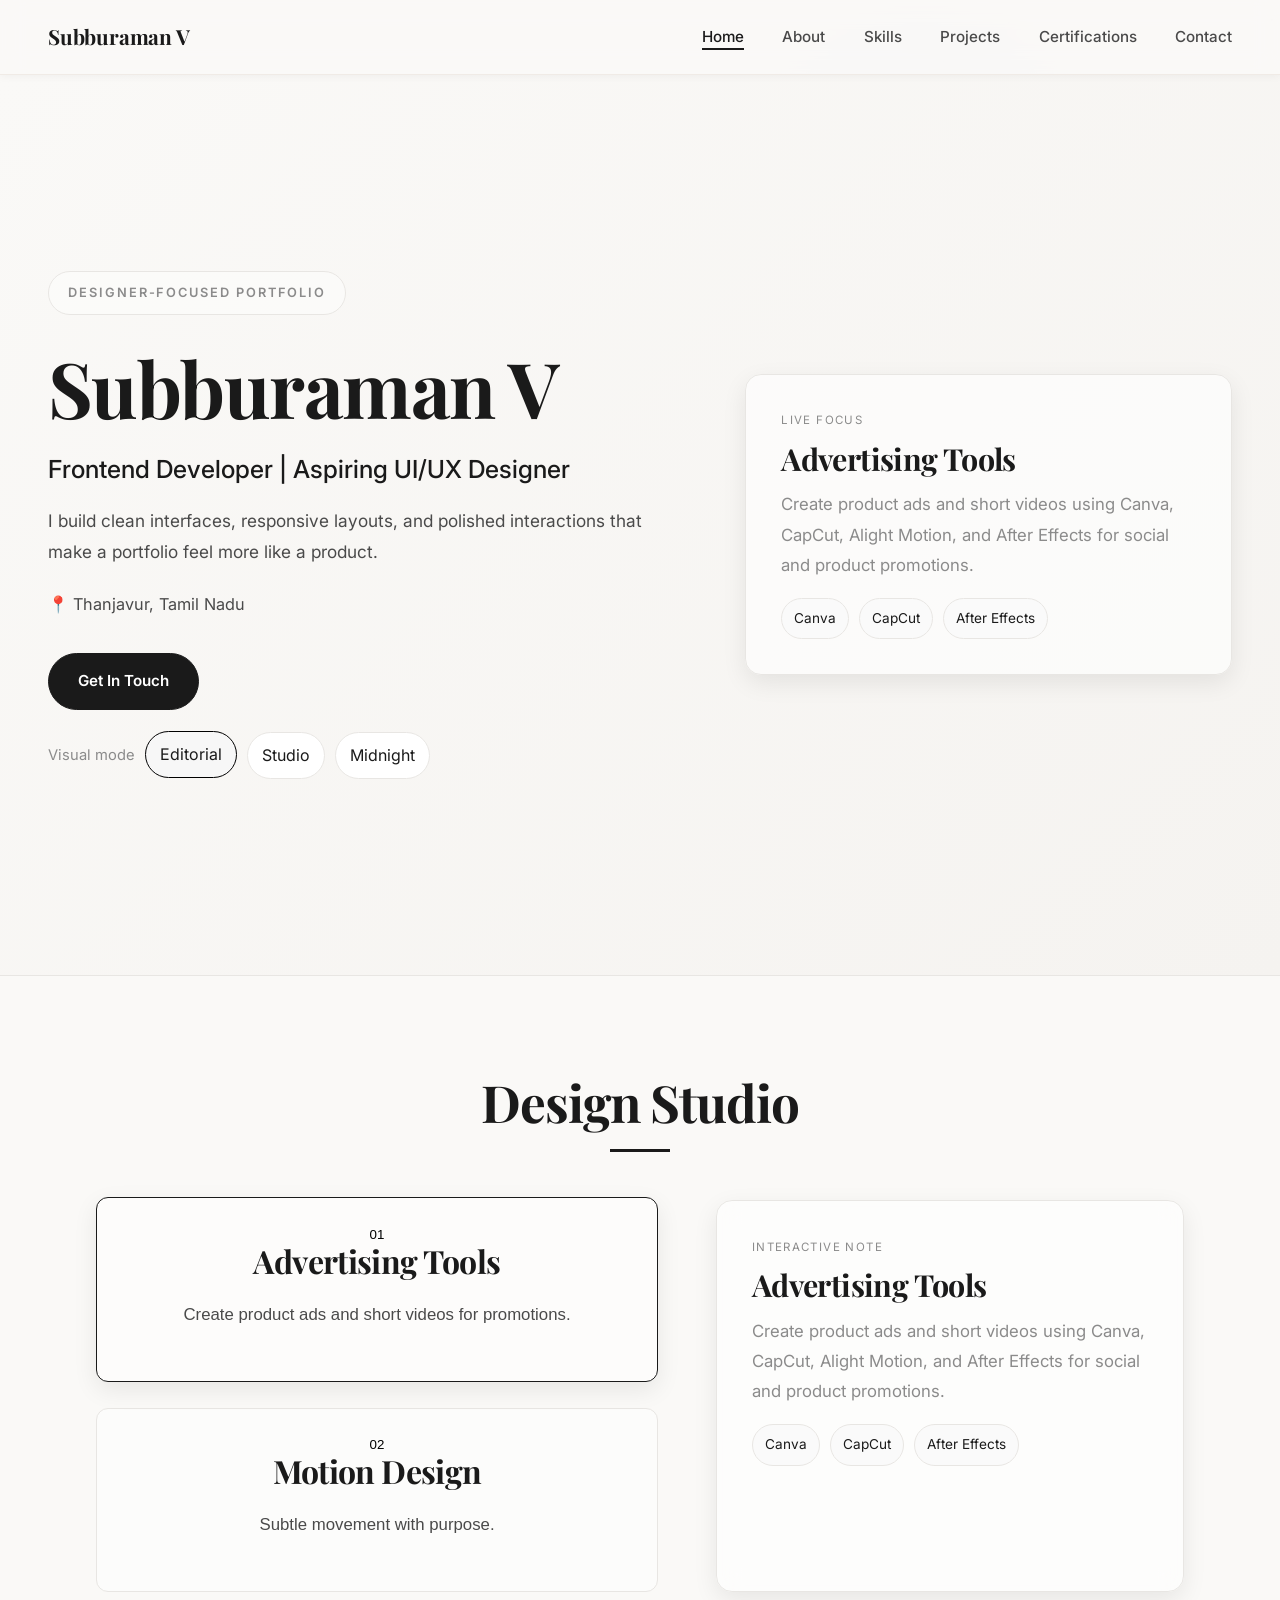
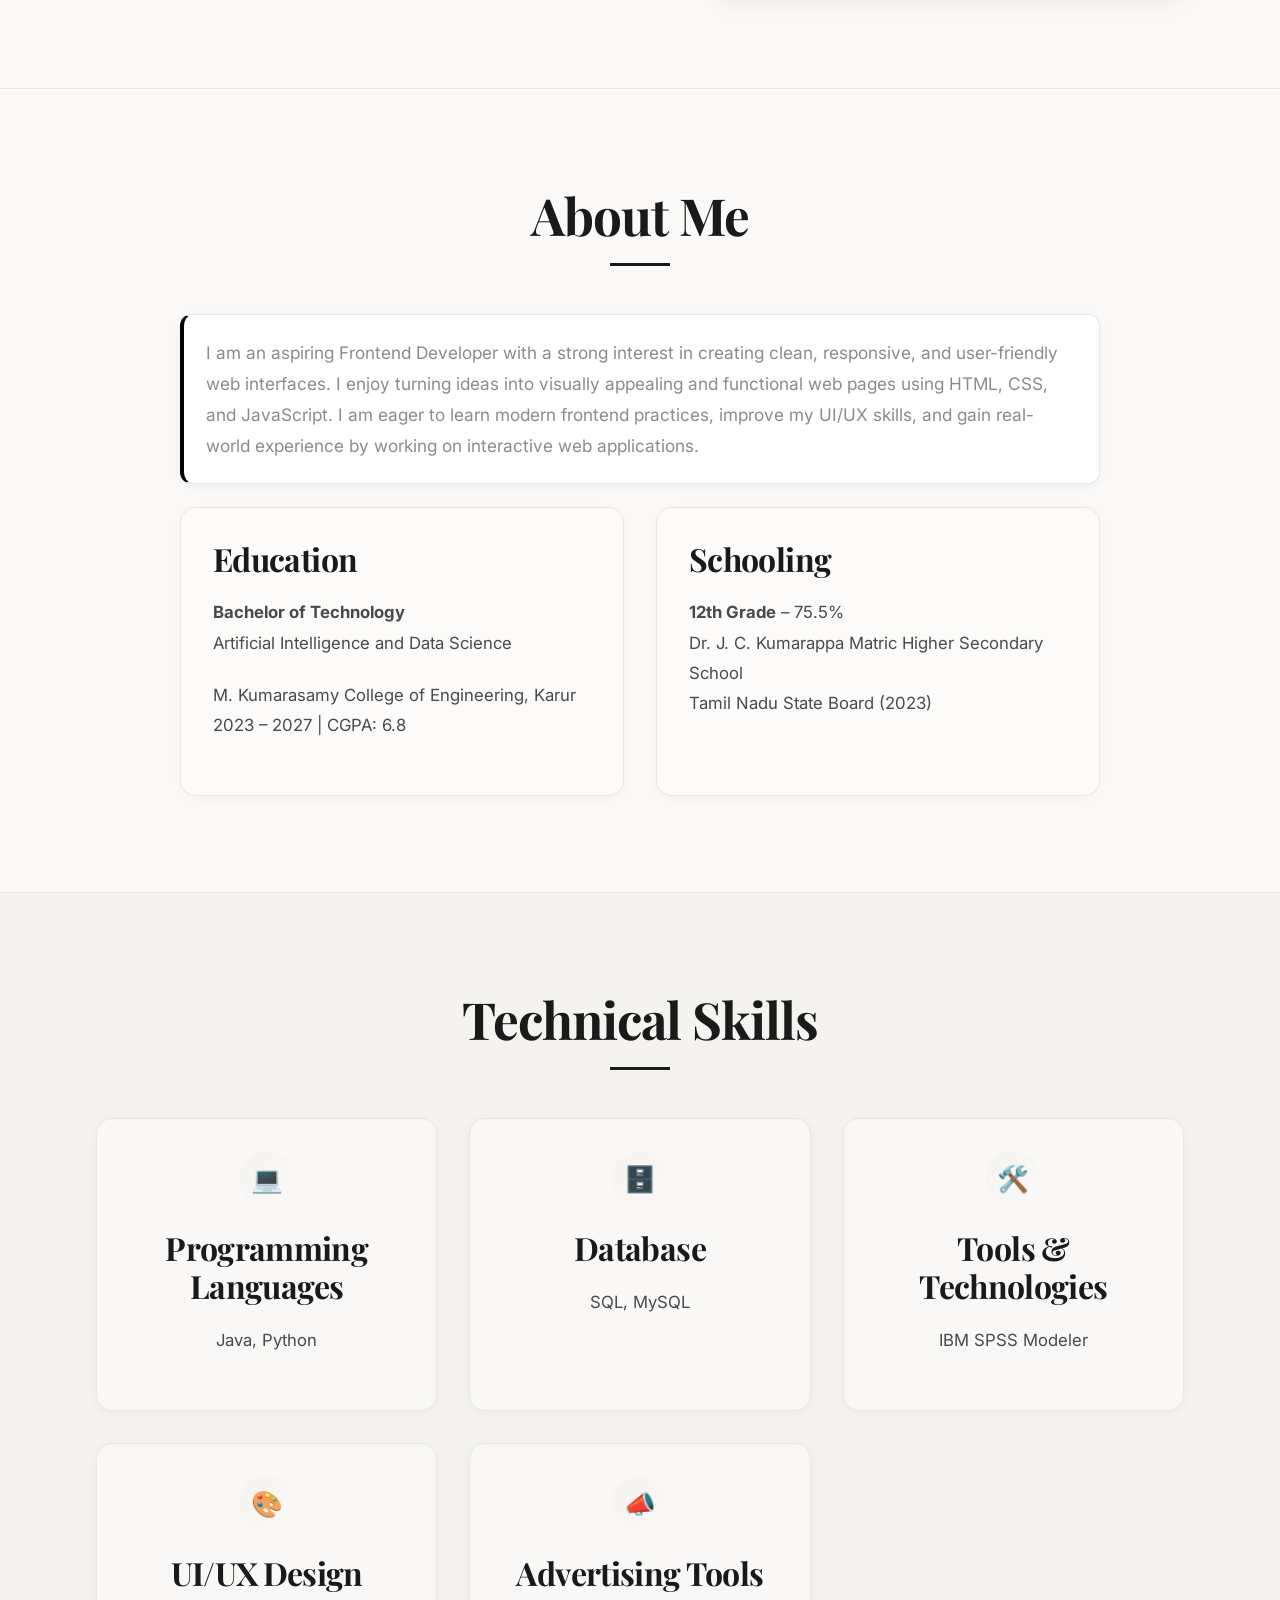
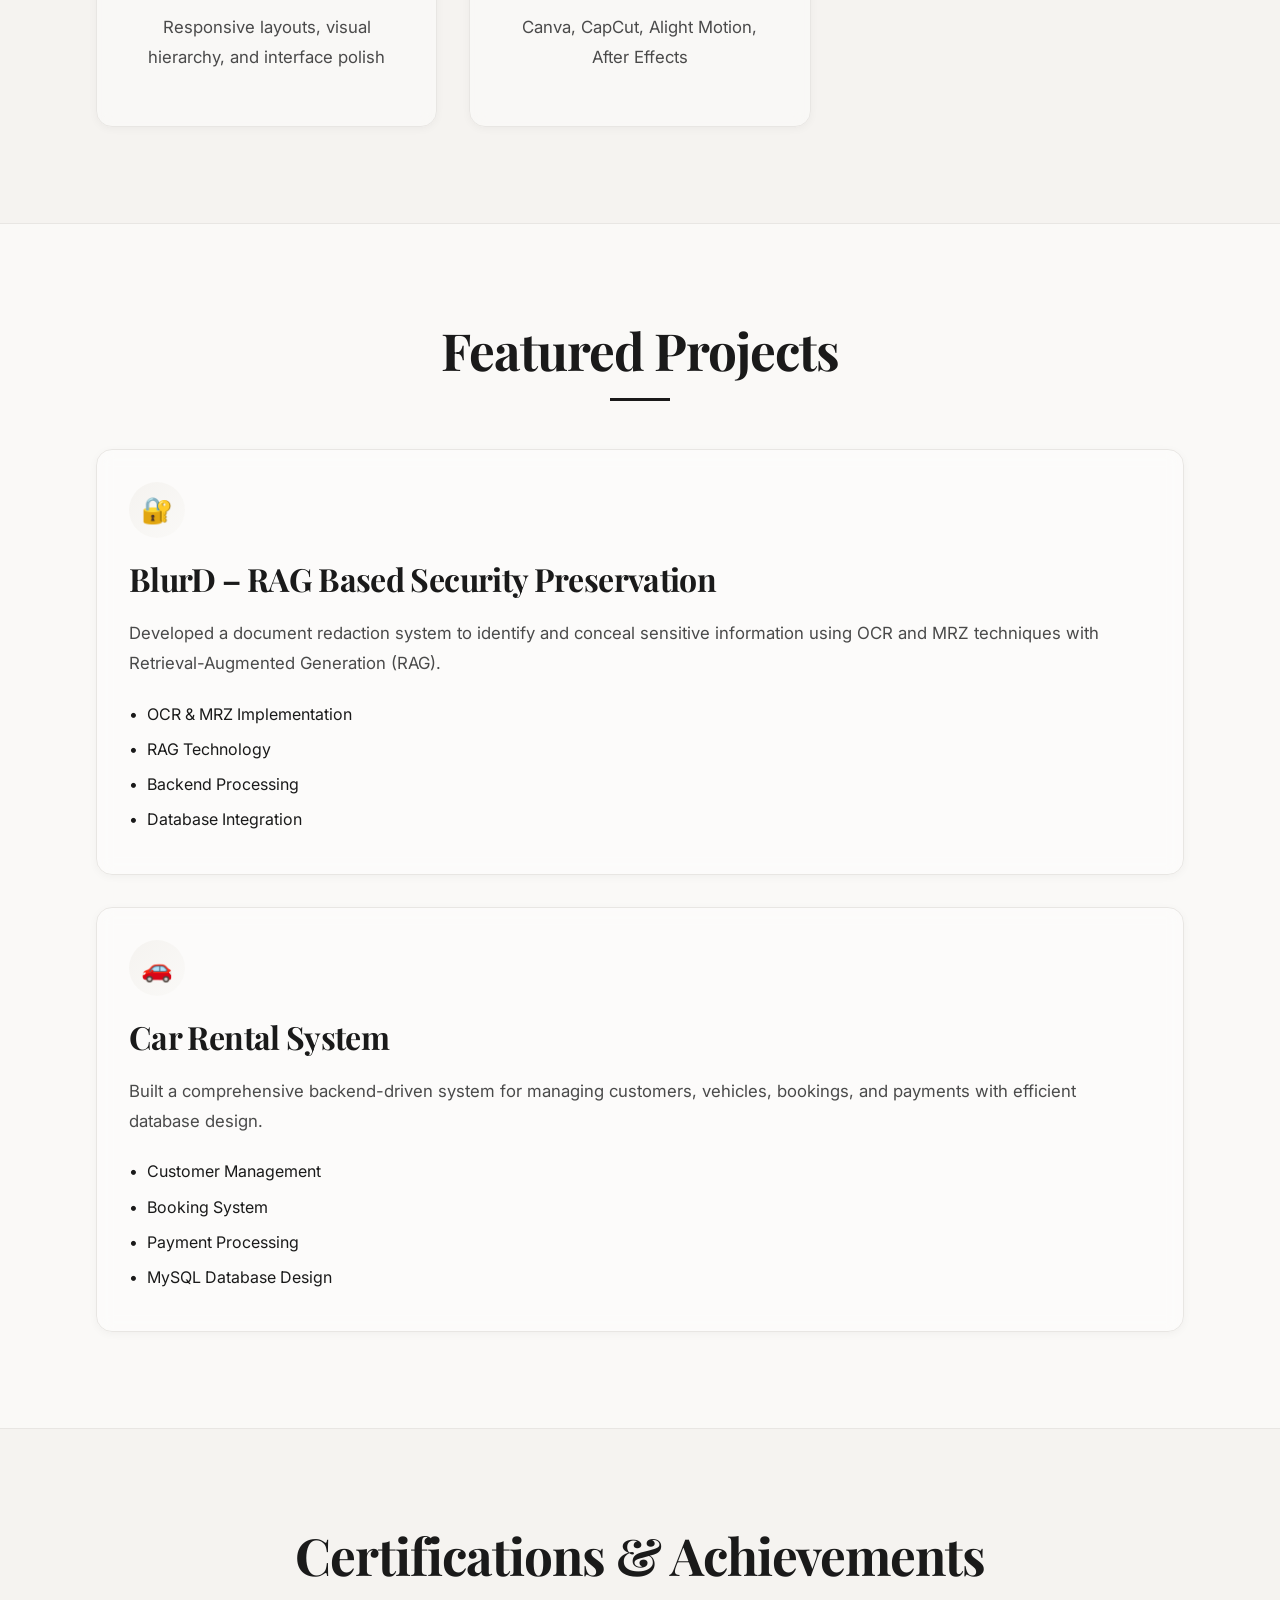
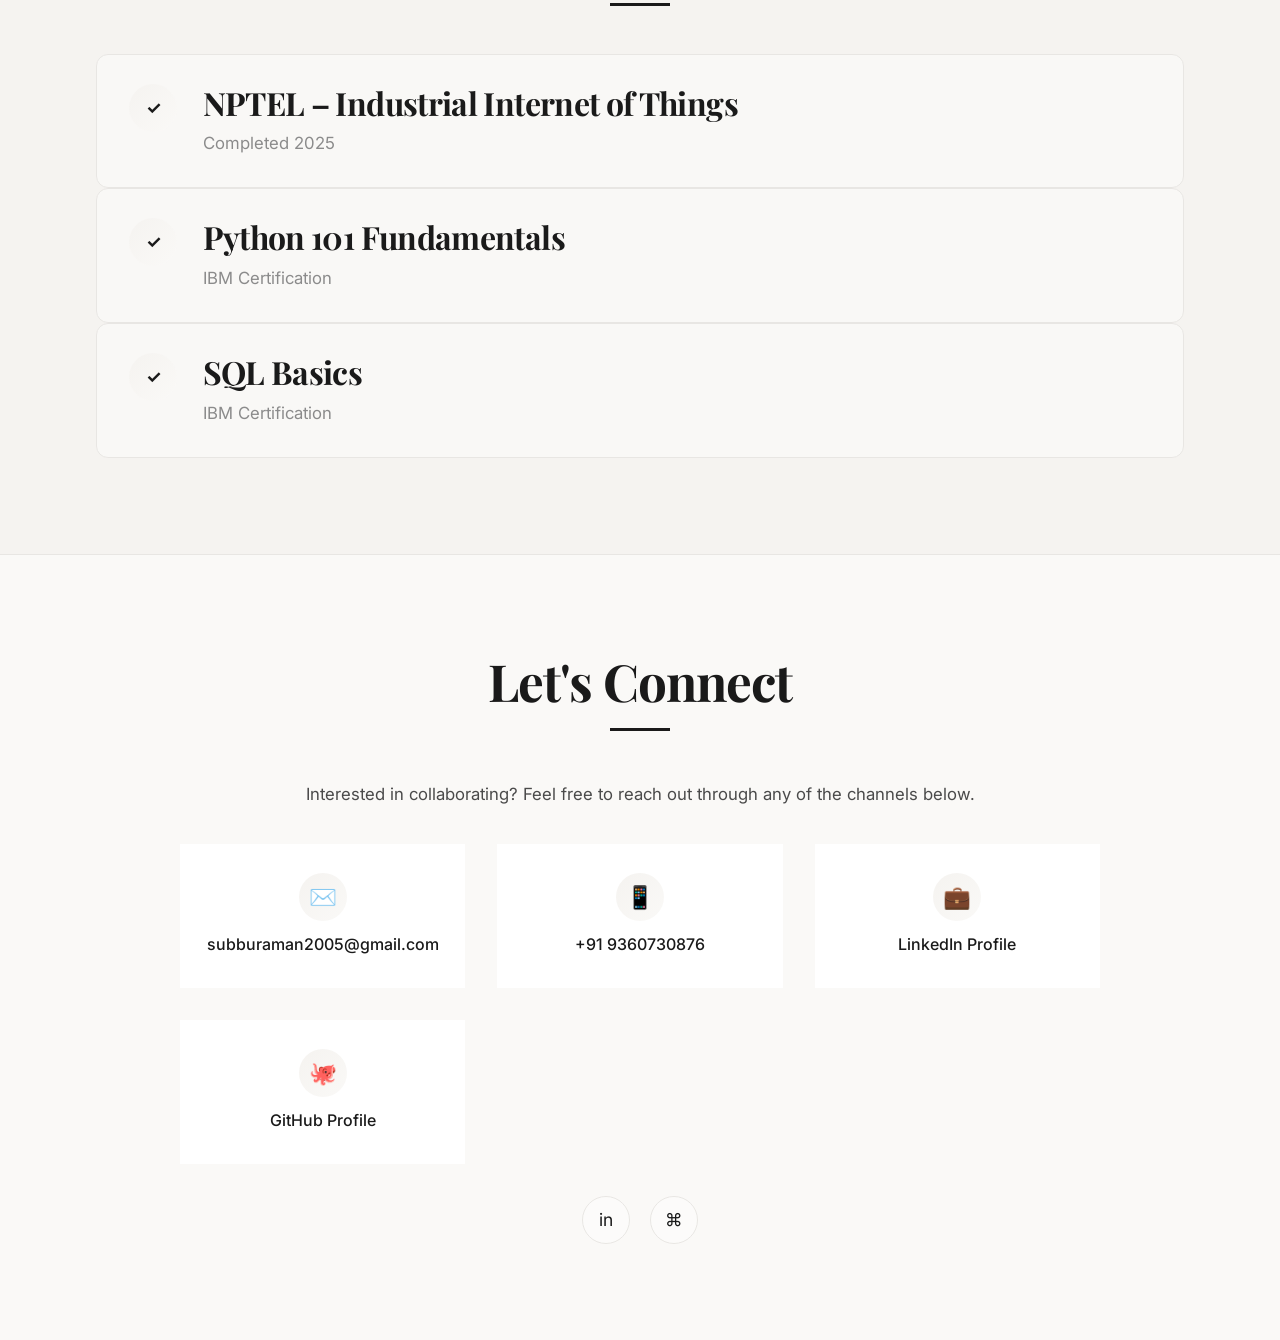
<file: index.html>
<!DOCTYPE html>
<html lang="en">
<head>
    <meta charset="UTF-8">
    <meta name="viewport" content="width=device-width, initial-scale=1.0">
    <title>Subburaman V </title>
    <link rel="stylesheet" href="styles.css">
</head>
<body>
    <!-- Interactive Background -->
    <canvas id="particle-canvas" aria-hidden="true" role="presentation"></canvas>
    
    <!-- Navigation Bar -->
    <nav class="navbar">
        <div class="container">
            <div class="logo">Subburaman V</div>
            <ul class="nav-links">
                <li><a href="index.html">Home</a></li>
                <li><a href="about.html">About</a></li>
                <li><a href="skills.html">Skills</a></li>
                <li><a href="projects.html">Projects</a></li>
                <li><a href="certifications.html">Certifications</a></li>
                <li><a href="contact.html">Contact</a></li>
            </ul>
        </div>
    </nav>

    <!-- Hero Section -->
    <section id="hero" class="hero">
        <div class="hero-content hero-shell">
            <div class="hero-copy">
                <p class="eyebrow fade-in">Designer-focused portfolio</p>
                <h1 class="fade-in">Subburaman V</h1>
                <p class="subtitle fade-in" style="animation-delay: 0.2s;">Frontend Developer | Aspiring UI/UX Designer</p>
                <p class="hero-summary fade-in" style="animation-delay: 0.3s;">
                    I build clean interfaces, responsive layouts, and polished interactions that make a portfolio feel more like a product.
                </p>
                <p class="location fade-in" style="animation-delay: 0.4s;">📍 Thanjavur, Tamil Nadu</p>
                <div class="cta-buttons fade-in" style="animation-delay: 0.6s;">
                    <a href="contact.html" class="btn btn-primary">Get In Touch</a>
                </div>
                <div class="theme-switcher fade-in" style="animation-delay: 0.75s;">
                    <span class="theme-label">Visual mode</span>
                    <button type="button" class="theme-chip active" data-ui-theme="editorial">Editorial</button>
                    <button type="button" class="theme-chip" data-ui-theme="studio">Studio</button>
                    <button type="button" class="theme-chip" data-ui-theme="midnight">Midnight</button>
                </div>
            </div>
            <aside class="hero-preview fade-in" style="animation-delay: 0.45s;">
                <div class="hero-preview-card">
                    <p class="preview-kicker">Live focus</p>
                    <h2 class="hero-preview-title" id="hero-focus-title">Advertising Tools</h2>
                    <p class="hero-preview-copy" id="hero-focus-copy">Create product ads and short videos using Canva, CapCut, Alight Motion, and After Effects for social and product promotions.</p>
                    <div class="preview-tags" id="hero-focus-tags">
                        <span>Canva</span>
                        <span>CapCut</span>
                        <span>After Effects</span>
                    </div>
                </div>
            </aside>
        </div>
    </section>

    <!-- Design Studio Section -->
    <section id="studio" class="studio">
        <div class="container">
            <h2 class="section-title">Design Studio</h2>
            <div class="studio-grid">
                <div class="studio-cards">
                    <button type="button" class="studio-card active" data-focus-title="Advertising Tools" data-focus-copy="Create product ads and short videos using Canva, CapCut, Alight Motion, and After Effects for social and product promotions." data-focus-tags="Canva, CapCut, Alight Motion, After Effects">
                        <span class="studio-card-label">01</span>
                        <h3>Advertising Tools</h3>
                        <p>Create product ads and short videos for promotions.</p>
                    </button>
                    <button type="button" class="studio-card" data-focus-title="Motion design" data-focus-copy="Small transitions, hover states, and layered depth help the interface feel responsive without becoming noisy." data-focus-tags="Hover states, Depth, Timing">
                        <span class="studio-card-label">02</span>
                        <h3>Motion Design</h3>
                        <p>Subtle movement with purpose.</p>
                    </button>
                </div>

                <aside class="studio-panel">
                    <p class="studio-panel-kicker">Interactive note</p>
                    <h3 id="studio-panel-title">Advertising Tools</h3>
                    <p id="studio-panel-copy">Create product ads and short videos using Canva, CapCut, Alight Motion, and After Effects for social and product promotions.</p>
                    <div class="studio-panel-tags" id="studio-panel-tags">
                        <span>Canva</span>
                        <span>CapCut</span>
                        <span>After Effects</span>
                    </div>
                </aside>
            </div>
        </div>
    </section>

    <!-- About Section -->
    <section id="about" class="about">
        <div class="container">
            <h2 class="section-title">About Me</h2>
            <div class="about-content slide-up">
                <p class="objective">
                    I am an aspiring Frontend Developer with a strong interest in creating clean, responsive, and user-friendly web interfaces. I enjoy turning ideas into visually appealing and functional web pages using HTML, CSS, and JavaScript. I am eager to learn modern frontend practices, improve my UI/UX skills, and gain real-world experience by working on interactive web applications.
                </p>
                <div class="info-grid">
                    <div class="info-card">
                        <h3>Education</h3>
                        <p><strong>Bachelor of Technology</strong><br>Artificial Intelligence and Data Science</p>
                        <p>M. Kumarasamy College of Engineering, Karur<br>2023 – 2027 | CGPA: 6.8</p>
                    </div>
                    <div class="info-card">
                        <h3>Schooling</h3>
                        <p><strong>12th Grade</strong> – 75.5%<br>Dr. J. C. Kumarappa Matric Higher Secondary School<br>Tamil Nadu State Board (2023)</p>
                    </div>
                </div>
            </div>
        </div>
    </section>

    <!-- Skills Section -->
    <section id="skills" class="skills">
        <div class="container">
            <h2 class="section-title">Technical Skills</h2>
            <div class="skills-grid">
                <div class="skill-card slide-up">
                    <div class="skill-icon">💻</div>
                    <h3>Programming Languages</h3>
                    <p>Java, Python</p>
                </div>
                <div class="skill-card slide-up" style="animation-delay: 0.2s;">
                    <div class="skill-icon">🗄️</div>
                    <h3>Database</h3>
                    <p>SQL, MySQL</p>
                </div>
                <div class="skill-card slide-up" style="animation-delay: 0.3s;">
                    <div class="skill-icon">🛠️</div>
                    <h3>Tools & Technologies</h3>
                    <p>IBM SPSS Modeler</p>
                </div>
                <div class="skill-card slide-up" style="animation-delay: 0.4s;">
                    <div class="skill-icon">🎨</div>
                    <h3>UI/UX Design</h3>
                    <p>Responsive layouts, visual hierarchy, and interface polish</p>
                </div>
                <div class="skill-card slide-up" style="animation-delay: 0.5s;">
                    <div class="skill-icon">📣</div>
                    <h3>Advertising Tools</h3>
                    <p>Canva, CapCut, Alight Motion, After Effects</p>
                </div>
            </div>
        </div>
    </section>

    <!-- Projects Section -->
    <section id="projects" class="projects">
        <div class="container">
            <h2 class="section-title">Featured Projects</h2>
            <div class="projects-grid">
                <div class="project-card slide-up">
                    <div class="project-icon">🔐</div>
                    <h3>BlurD – RAG Based Security Preservation</h3>
                    <p class="project-description">
                        Developed a document redaction system to identify and conceal sensitive information using OCR and MRZ techniques with Retrieval-Augmented Generation (RAG).
                    </p>
                    <ul class="project-highlights">
                        <li>OCR & MRZ Implementation</li>
                        <li>RAG Technology</li>
                        <li>Backend Processing</li>
                        <li>Database Integration</li>
                    </ul>
                </div>

                <div class="project-card slide-up" style="animation-delay: 0.15s;">
                    <div class="project-icon">🚗</div>
                    <h3>Car Rental System</h3>
                    <p class="project-description">
                        Built a comprehensive backend-driven system for managing customers, vehicles, bookings, and payments with efficient database design.
                    </p>
                    <ul class="project-highlights">
                        <li>Customer Management</li>
                        <li>Booking System</li>
                        <li>Payment Processing</li>
                        <li>MySQL Database Design</li>
                    </ul>
                </div>
            </div>
        </div>
    </section>

    <!-- Certifications Section -->
    <section id="certifications" class="certifications">
        <div class="container">
            <h2 class="section-title">Certifications & Achievements</h2>
            <div class="certifications-list">
                <div class="cert-item slide-up">
                    <div class="cert-icon">✓</div>
                    <div class="cert-content">
                        <h3>NPTEL – Industrial Internet of Things</h3>
                        <p>Completed 2025</p>
                    </div>
                </div>
                <div class="cert-item slide-up" style="animation-delay: 0.1s;">
                    <div class="cert-icon">✓</div>
                    <div class="cert-content">
                        <h3>Python 101 Fundamentals</h3>
                        <p>IBM Certification</p>
                    </div>
                </div>
                <div class="cert-item slide-up" style="animation-delay: 0.2s;">
                    <div class="cert-icon">✓</div>
                    <div class="cert-content">
                        <h3>SQL Basics</h3>
                        <p>IBM Certification</p>
                    </div>
                </div>
            </div>
        </div>
    </section>

    <!-- Contact Section -->
    <section id="contact" class="contact">
        <div class="container">
            <h2 class="section-title">Let's Connect</h2>
            <div class="contact-content slide-up">
                <p>Interested in collaborating? Feel free to reach out through any of the channels below.</p>
                
                <div class="contact-links">
                    <a href="mailto:subburaman2005@gmail.com" class="contact-link">
                        <span class="contact-icon">✉️</span>
                        <span>subburaman2005@gmail.com</span>
                    </a>
                    <a href="tel:+919360730876" class="contact-link">
                        <span class="contact-icon">📱</span>
                        <span>+91 9360730876</span>
                    </a>
                    <a href="https://www.linkedin.com/in/subburaman-v" target="_blank" class="contact-link">
                        <span class="contact-icon">💼</span>
                        <span>LinkedIn Profile</span>
                    </a>
                    <a href="https://github.com/Subburam1" target="_blank" class="contact-link">
                        <span class="contact-icon">🐙</span>
                        <span>GitHub Profile</span>
                    </a>
                </div>

                <div class="social-links">
                    <a href="https://www.linkedin.com/in/subburaman-v" target="_blank" class="social-btn" title="LinkedIn">
                        <span>in</span>
                    </a>
                    <a href="https://github.com/Subburam1" target="_blank" class="social-btn" title="GitHub">
                        <span>⌘</span>
                    </a>
                </div>
            </div>
        </div>
    </section>

    <script src="script.js"></script>
</body>
</html>
</file>
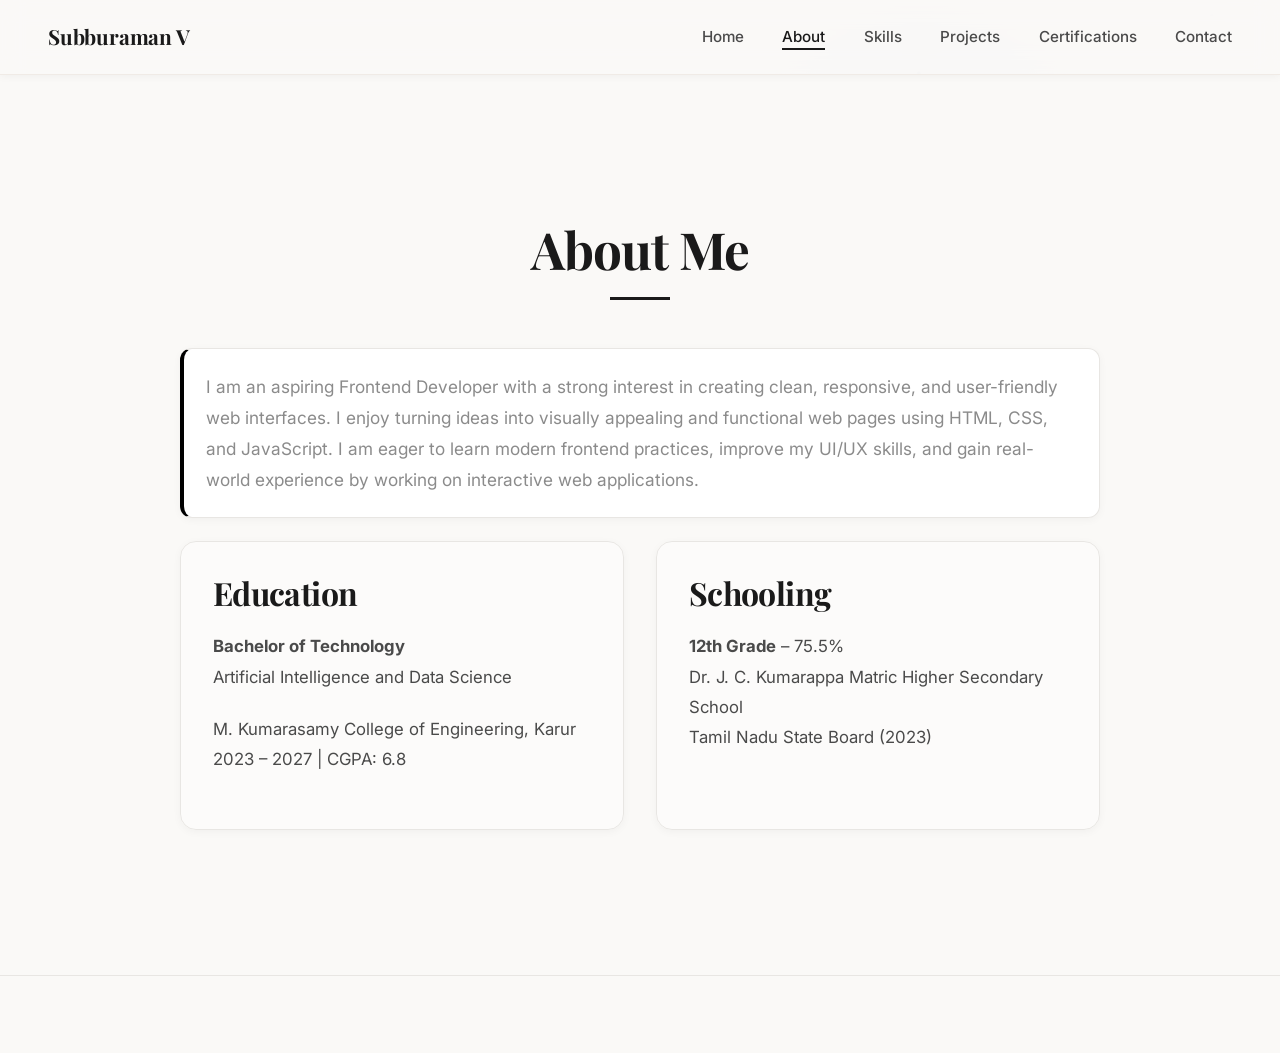
<file: about.html>
<!DOCTYPE html>
<html lang="en">
<head>
    <meta charset="UTF-8">
    <meta name="viewport" content="width=device-width, initial-scale=1.0">
    <title>About Me - Subburaman V</title>
    <link rel="stylesheet" href="styles.css">
</head>
<body>
    <!-- Interactive Background -->
    <canvas id="particle-canvas"></canvas>
    
    <!-- Navigation Bar -->
    <nav class="navbar">
        <div class="container">
            <div class="logo"><a href="index.html" style="text-decoration: none; color: inherit;">Subburaman V</a></div>
            <ul class="nav-links">
                <li><a href="index.html">Home</a></li>
                <li><a href="about.html">About</a></li>
                <li><a href="skills.html">Skills</a></li>
                <li><a href="projects.html">Projects</a></li>
                <li><a href="certifications.html">Certifications</a></li>
                <li><a href="contact.html">Contact</a></li>
            </ul>
        </div>
    </nav>

    <!-- About Section -->
    <section id="about" class="about" style="min-height: 100vh; display: flex; align-items: center;">
        <div class="container">
            <h2 class="section-title">About Me</h2>
            <div class="about-content slide-up">
                <p class="objective">
                    I am an aspiring Frontend Developer with a strong interest in creating clean, responsive, and user-friendly web interfaces. I enjoy turning ideas into visually appealing and functional web pages using HTML, CSS, and JavaScript. I am eager to learn modern frontend practices, improve my UI/UX skills, and gain real-world experience by working on interactive web applications.
                </p>
                <div class="info-grid">
                    <div class="info-card">
                        <h3>Education</h3>
                        <p><strong>Bachelor of Technology</strong><br>Artificial Intelligence and Data Science</p>
                        <p>M. Kumarasamy College of Engineering, Karur<br>2023 – 2027 | CGPA: 6.8</p>
                    </div>
                    <div class="info-card">
                        <h3>Schooling</h3>
                        <p><strong>12th Grade</strong> – 75.5%<br>Dr. J. C. Kumarappa Matric Higher Secondary School<br>Tamil Nadu State Board (2023)</p>
                    </div>
                </div>
            </div>
        </div>
    </section>

    <!-- Footer -->
    <footer class="footer">
        <div class="container">
        </div>
    </footer>

    <script src="script.js"></script>
</body>
</html>
</file>
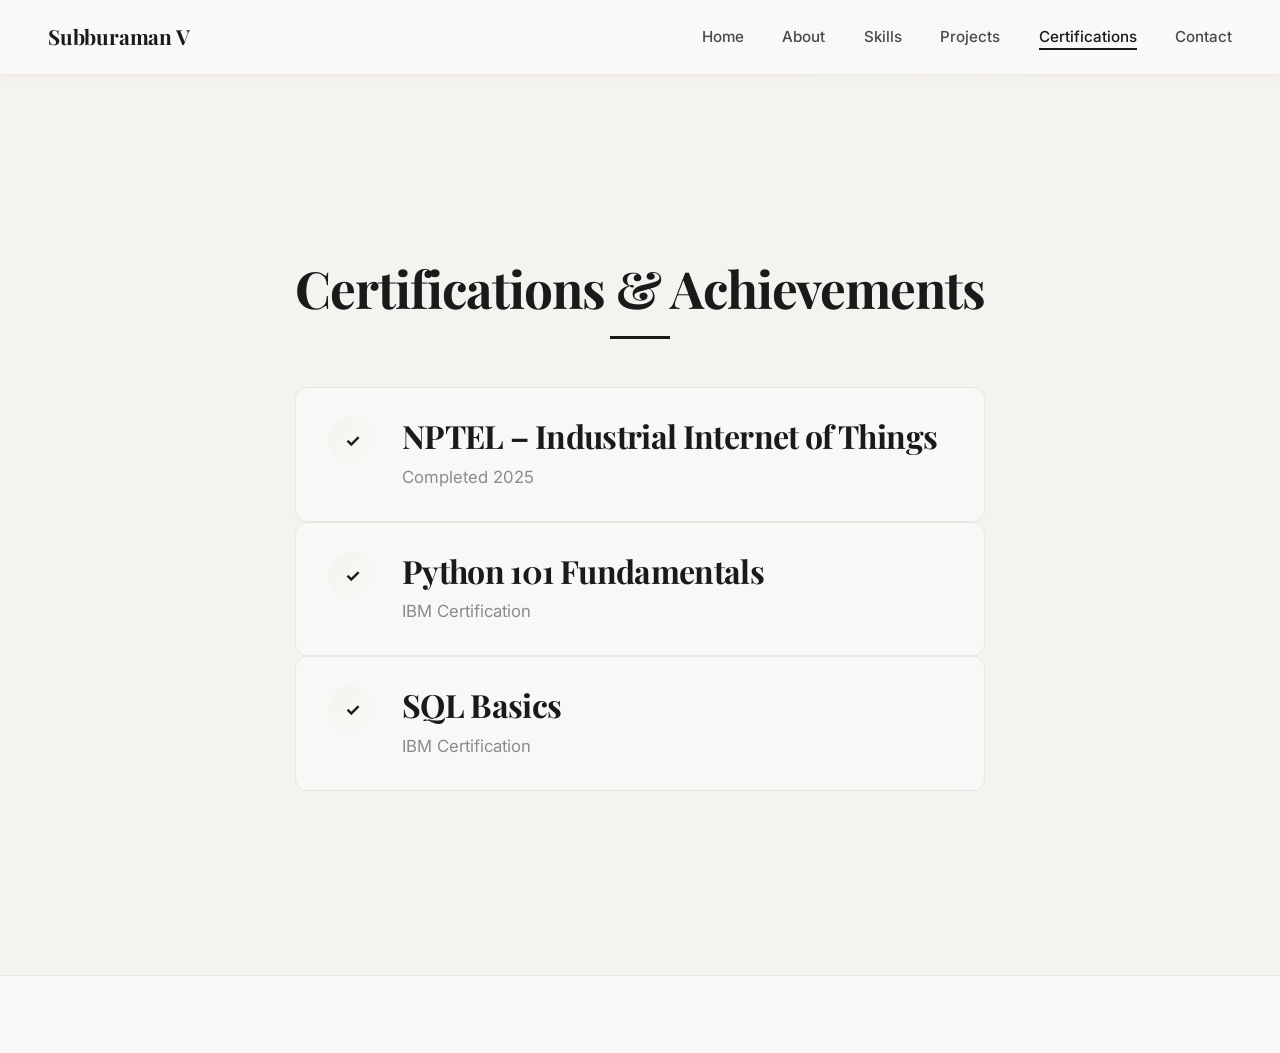
<file: certifications.html>
<!DOCTYPE html>
<html lang="en">
<head>
    <meta charset="UTF-8">
    <meta name="viewport" content="width=device-width, initial-scale=1.0">
    <title>Certifications - Subburaman V</title>
    <link rel="stylesheet" href="styles.css">
</head>
<body>
    <!-- Interactive Background -->
    <canvas id="particle-canvas"></canvas>
    
    <!-- Navigation Bar -->
    <nav class="navbar">
        <div class="container">
            <div class="logo"><a href="index.html" style="text-decoration: none; color: inherit;">Subburaman V</a></div>
            <ul class="nav-links">
                <li><a href="index.html">Home</a></li>
                <li><a href="about.html">About</a></li>
                <li><a href="skills.html">Skills</a></li>
                <li><a href="projects.html">Projects</a></li>
                <li><a href="certifications.html">Certifications</a></li>
                <li><a href="contact.html">Contact</a></li>
            </ul>
        </div>
    </nav>

    <!-- Certifications Section -->
    <section id="certifications" class="certifications" style="min-height: 100vh; display: flex; align-items: center;">
        <div class="container">
            <h2 class="section-title">Certifications & Achievements</h2>
            <div class="certifications-list">
                <div class="cert-item slide-up">
                    <div class="cert-icon">✓</div>
                    <div class="cert-content">
                        <h3>NPTEL – Industrial Internet of Things</h3>
                        <p>Completed 2025</p>
                    </div>
                </div>
                <div class="cert-item slide-up" style="animation-delay: 0.1s;">
                    <div class="cert-icon">✓</div>
                    <div class="cert-content">
                        <h3>Python 101 Fundamentals</h3>
                        <p>IBM Certification</p>
                    </div>
                </div>
                <div class="cert-item slide-up" style="animation-delay: 0.2s;">
                    <div class="cert-icon">✓</div>
                    <div class="cert-content">
                        <h3>SQL Basics</h3>
                        <p>IBM Certification</p>
                    </div>
                </div>
            </div>
        </div>
    </section>

    <!-- Footer -->
    <footer class="footer">
        <div class="container">
        </div>
    </footer>

    <script src="script.js"></script>
</body>
</html>
</file>
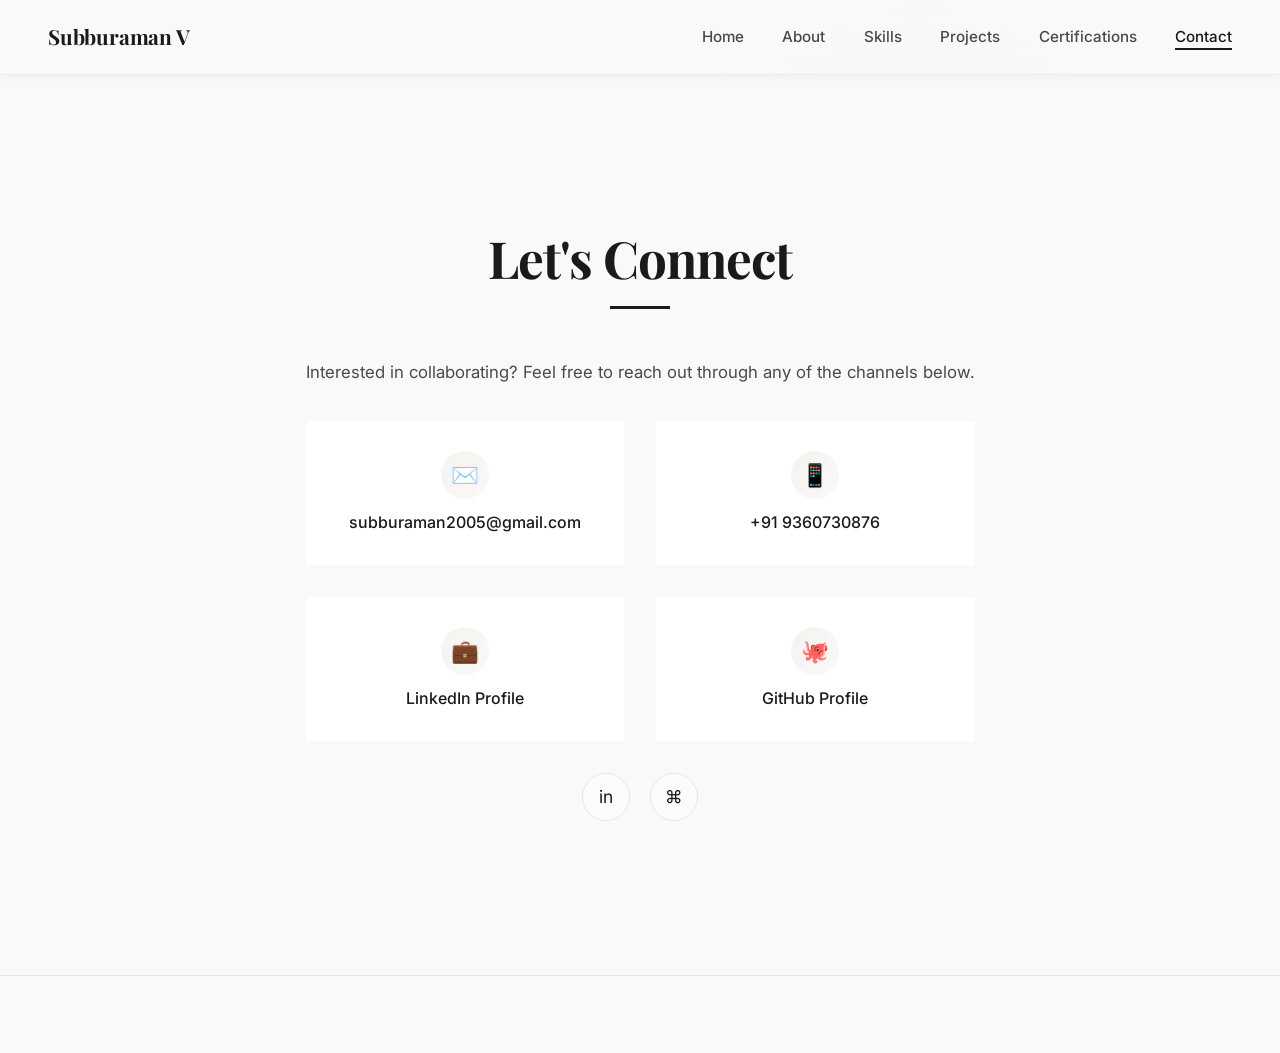
<file: contact.html>
<!DOCTYPE html>
<html lang="en">
<head>
    <meta charset="UTF-8">
    <meta name="viewport" content="width=device-width, initial-scale=1.0">
    <title>Contact - Subburaman V</title>
    <link rel="stylesheet" href="styles.css">
</head>
<body>
    <!-- Interactive Background -->
    <canvas id="particle-canvas"></canvas>
    
    <!-- Navigation Bar -->
    <nav class="navbar">
        <div class="container">
            <div class="logo"><a href="index.html" style="text-decoration: none; color: inherit;">Subburaman V</a></div>
            <ul class="nav-links">
                <li><a href="index.html">Home</a></li>
                <li><a href="about.html">About</a></li>
                <li><a href="skills.html">Skills</a></li>
                <li><a href="projects.html">Projects</a></li>
                <li><a href="certifications.html">Certifications</a></li>
                <li><a href="contact.html">Contact</a></li>
            </ul>
        </div>
    </nav>

    <!-- Contact Section -->
    <section id="contact" class="contact" style="min-height: 100vh; display: flex; align-items: center;">
        <div class="container">
            <h2 class="section-title">Let's Connect</h2>
            <div class="contact-content slide-up">
                <p>Interested in collaborating? Feel free to reach out through any of the channels below.</p>
                
                <div class="contact-links">
                    <a href="mailto:subburaman2005@gmail.com" class="contact-link">
                        <span class="contact-icon">✉️</span>
                        <span>subburaman2005@gmail.com</span>
                    </a>
                    <a href="tel:+919360730876" class="contact-link">
                        <span class="contact-icon">📱</span>
                        <span>+91 9360730876</span>
                    </a>
                    <a href="https://www.linkedin.com/in/subburaman-v" target="_blank" class="contact-link">
                        <span class="contact-icon">💼</span>
                        <span>LinkedIn Profile</span>
                    </a>
                    <a href="https://github.com/Subburam1" target="_blank" class="contact-link">
                        <span class="contact-icon">🐙</span>
                        <span>GitHub Profile</span>
                    </a>
                </div>

                <div class="social-links">
                    <a href="https://www.linkedin.com/in/subburaman-v" target="_blank" class="social-btn" title="LinkedIn">
                        <span>in</span>
                    </a>
                    <a href="https://github.com/Subburam1" target="_blank" class="social-btn" title="GitHub">
                        <span>⌘</span>
                    </a>
                </div>
            </div>
        </div>
    </section>

    <!-- Footer -->
    <footer class="footer">
        <div class="container">
        </div>
    </footer>

    <script src="script.js"></script>
</body>
</html>
</file>
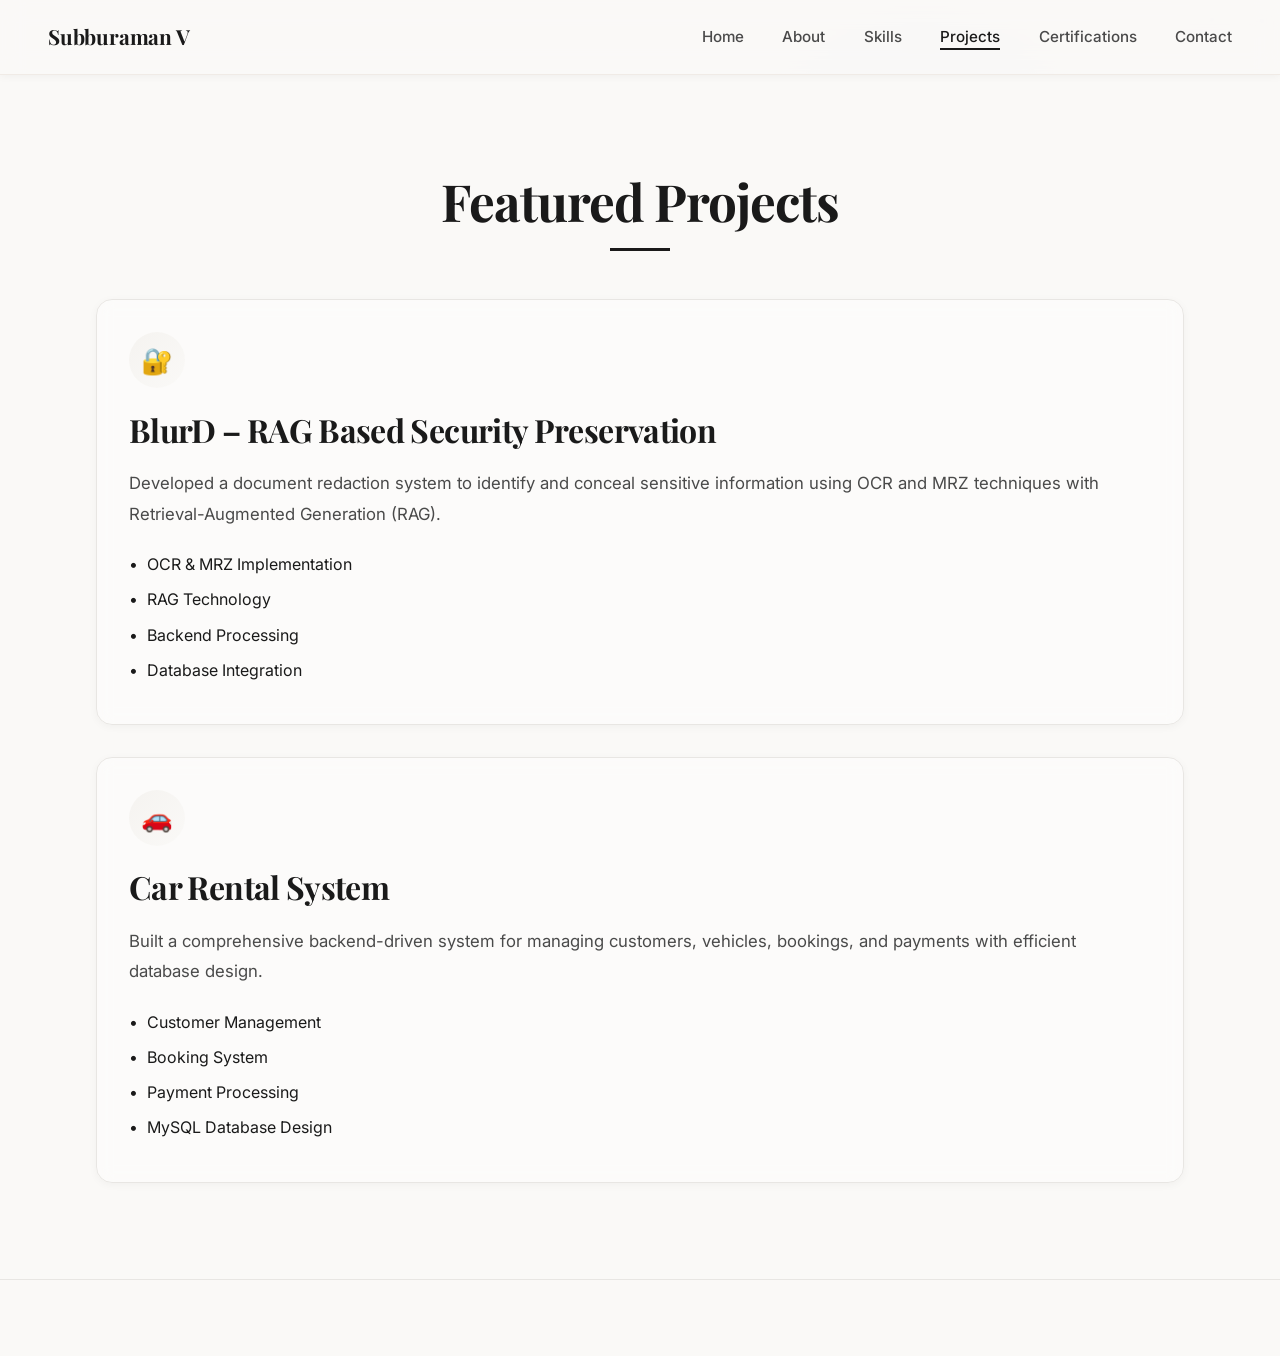
<file: projects.html>
<!DOCTYPE html>
<html lang="en">
<head>
    <meta charset="UTF-8">
    <meta name="viewport" content="width=device-width, initial-scale=1.0">
    <title>Projects - Subburaman V</title>
    <link rel="stylesheet" href="styles.css">
</head>
<body>
    <!-- Interactive Background -->
    <canvas id="particle-canvas"></canvas>
    
    <!-- Navigation Bar -->
    <nav class="navbar">
        <div class="container">
            <div class="logo"><a href="index.html" style="text-decoration: none; color: inherit;">Subburaman V</a></div>
            <ul class="nav-links">
                <li><a href="index.html">Home</a></li>
                <li><a href="about.html">About</a></li>
                <li><a href="skills.html">Skills</a></li>
                <li><a href="projects.html">Projects</a></li>
                <li><a href="certifications.html">Certifications</a></li>
                <li><a href="contact.html">Contact</a></li>
            </ul>
        </div>
    </nav>

    <!-- Projects Section -->
    <section id="projects" class="projects" style="min-height: 100vh; display: flex; align-items: center;">
        <div class="container">
            <h2 class="section-title">Featured Projects</h2>
            <div class="projects-grid">
                <div class="project-card slide-up">
                    <div class="project-icon">🔐</div>
                    <h3>BlurD – RAG Based Security Preservation</h3>
                    <p class="project-description">
                        Developed a document redaction system to identify and conceal sensitive information using OCR and MRZ techniques with Retrieval-Augmented Generation (RAG).
                    </p>
                    <ul class="project-highlights">
                        <li>OCR & MRZ Implementation</li>
                        <li>RAG Technology</li>
                        <li>Backend Processing</li>
                        <li>Database Integration</li>
                    </ul>
                </div>

                <div class="project-card slide-up" style="animation-delay: 0.15s;">
                    <div class="project-icon">🚗</div>
                    <h3>Car Rental System</h3>
                    <p class="project-description">
                        Built a comprehensive backend-driven system for managing customers, vehicles, bookings, and payments with efficient database design.
                    </p>
                    <ul class="project-highlights">
                        <li>Customer Management</li>
                        <li>Booking System</li>
                        <li>Payment Processing</li>
                        <li>MySQL Database Design</li>
                    </ul>
                </div>
            </div>
        </div>
    </section>

    <!-- Footer -->
    <footer class="footer">
        <div class="container">
        </div>
    </footer>

    <script src="script.js"></script>
</body>
</html>
</file>
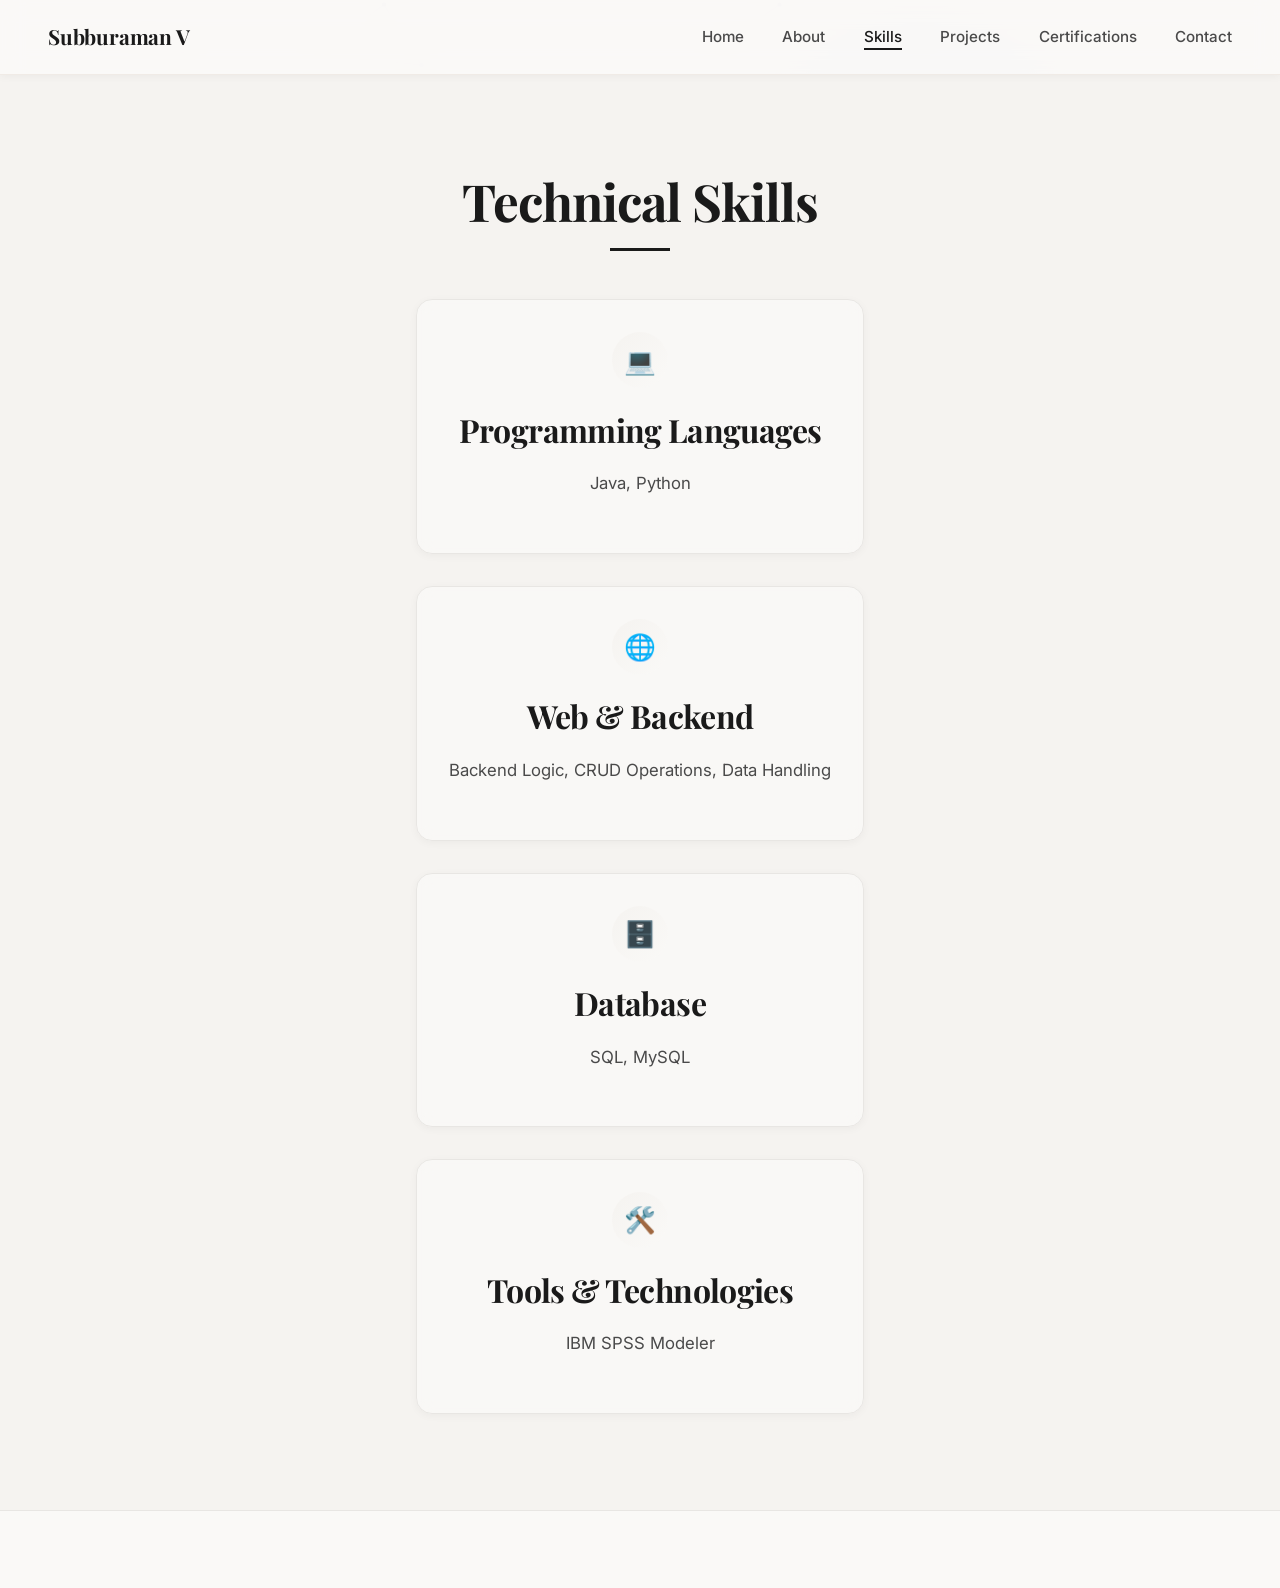
<file: skills.html>
<!DOCTYPE html>
<html lang="en">
<head>
    <meta charset="UTF-8">
    <meta name="viewport" content="width=device-width, initial-scale=1.0">
    <title>Skills - Subburaman V</title>
    <link rel="stylesheet" href="styles.css">
</head>
<body>
    <!-- Interactive Background -->
    <canvas id="particle-canvas"></canvas>
    
    <!-- Navigation Bar -->
    <nav class="navbar">
        <div class="container">
            <div class="logo"><a href="index.html" style="text-decoration: none; color: inherit;">Subburaman V</a></div>
            <ul class="nav-links">
                <li><a href="index.html">Home</a></li>
                <li><a href="about.html">About</a></li>
                <li><a href="skills.html">Skills</a></li>
                <li><a href="projects.html">Projects</a></li>
                <li><a href="certifications.html">Certifications</a></li>
                <li><a href="contact.html">Contact</a></li>
            </ul>
        </div>
    </nav>

    <!-- Skills Section -->
    <section id="skills" class="skills" style="min-height: 100vh; display: flex; align-items: center;">
        <div class="container">
            <h2 class="section-title">Technical Skills</h2>
            <div class="skills-grid">
                <div class="skill-card slide-up">
                    <div class="skill-icon">💻</div>
                    <h3>Programming Languages</h3>
                    <p>Java, Python</p>
                </div>
                <div class="skill-card slide-up" style="animation-delay: 0.1s;">
                    <div class="skill-icon">🌐</div>
                    <h3>Web & Backend</h3>
                    <p>Backend Logic, CRUD Operations, Data Handling</p>
                </div>
                <div class="skill-card slide-up" style="animation-delay: 0.2s;">
                    <div class="skill-icon">🗄️</div>
                    <h3>Database</h3>
                    <p>SQL, MySQL</p>
                </div>
                <div class="skill-card slide-up" style="animation-delay: 0.3s;">
                    <div class="skill-icon">🛠️</div>
                    <h3>Tools & Technologies</h3>
                    <p>IBM SPSS Modeler</p>
                </div>
            </div>
        </div>
    </section>

    <!-- Footer -->
    <footer class="footer">
        <div class="container">
        </div>
    </footer>

    <script src="script.js"></script>
</body>
</html>
</file>
<file: styles.css>
@import url('https://fonts.googleapis.com/css2?family=Playfair+Display:wght@400;500;600;700&family=Inter:wght@300;400;500;600;700&display=swap');

/* ============================================
   RESET & BASE STYLES
   ============================================ */

* {
    margin: 0;
    padding: 0;
    box-sizing: border-box;
}

:root {
    /* Editorial Theme (Default) */
    --bg-primary: #faf9f7;
    --bg-secondary: #f5f3f0;
    --text-primary: #1a1a1a;
    --text-secondary: #4a4a4a;
    --text-muted: #8b8b8b;
    --border: #e8e6e3;
    --border-light: #f0ebe6;
    --accent: #1a1a1a;
    --card-bg: rgba(255, 255, 255, 0.6);
    --card-bg-light: rgba(255, 255, 255, 0.4);
    
    /* Typography */
    --serif: 'Playfair Display', serif;
    --sans: 'Inter', -apple-system, BlinkMacSystemFont, 'Segoe UI', sans-serif;
    
    /* Shadows */
    --shadow-sm: 0 2px 8px rgba(0, 0, 0, 0.04);
    --shadow-md: 0 8px 24px rgba(0, 0, 0, 0.08);
    --shadow-lg: 0 16px 40px rgba(0, 0, 0, 0.1);
    
    /* Spacing & Border Radius */
    --radius-sm: 8px;
    --radius-md: 12px;
    --radius-lg: 16px;
    --radius-xl: 24px;
}

body[data-theme="editorial"] {
    /* Soft neutral, elegant */
    --bg-primary: #faf9f7;
    --bg-secondary: #f5f3f0;
    --text-primary: #1a1a1a;
    --text-secondary: #4a4a4a;
    --text-muted: #8b8b8b;
    --border: #e8e6e3;
    --border-light: #f0ebe6;
    --accent: #1a1a1a;
    --card-bg: rgba(255, 255, 255, 0.6);
    --card-bg-light: rgba(255, 255, 255, 0.4);
}

body[data-theme="studio"] {
    /* Warm, vibrant, creative */
    --bg-primary: #fff9f5;
    --bg-secondary: #ffe8d8;
    --text-primary: #2d1b0f;
    --text-secondary: #5a3a28;
    --text-muted: #9d7961;
    --border: #f4d5c3;
    --border-light: #fbe9df;
    --accent: #d97c5a;
    --card-bg: rgba(255, 240, 225, 0.7);
    --card-bg-light: rgba(255, 245, 235, 0.5);
}

body[data-theme="midnight"] {
    /* Dark mode, high contrast */
    --bg-primary: #0f0f0f;
    --bg-secondary: #1a1a1a;
    --text-primary: #ffffff;
    --text-secondary: #e0e0e0;
    --text-muted: #a0a0a0;
    --border: #333333;
    --border-light: #262626;
    --accent: #00d4ff;
    --card-bg: rgba(30, 30, 30, 0.7);
    --card-bg-light: rgba(40, 40, 40, 0.6);
    
    /* Typography */
    --serif: 'Playfair Display', serif;
    --sans: 'Inter', -apple-system, BlinkMacSystemFont, 'Segoe UI', sans-serif;
    
    /* Shadows */
    --shadow-sm: 0 2px 8px rgba(0, 0, 0, 0.04);
    --shadow-md: 0 8px 24px rgba(0, 0, 0, 0.08);
    --shadow-lg: 0 16px 40px rgba(0, 0, 0, 0.1);
    
    /* Spacing & Border Radius */
    --radius-sm: 8px;
    --radius-md: 12px;
    --radius-lg: 16px;
    --radius-xl: 24px;
}
    --radius-lg: 16px;
    --radius-xl: 24px;
}

html {
    scroll-behavior: smooth;
}

body {
    font-family: var(--sans);
    background: var(--bg-primary);
    color: var(--text-primary);
    line-height: 1.7;
    position: relative;
    overflow-x: hidden;
}

#particle-canvas {
    position: fixed;
    inset: 0;
    width: 100%;
    height: 100%;
    display: block;
    pointer-events: none;
    z-index: 0;
    opacity: 0.95;
}

.container {
    max-width: 1280px;
    margin: 0 auto;
    padding: 0 3rem;
    position: relative;
    z-index: 1;
}

section {
    position: relative;
    z-index: 1;
}

section + section {
    border-top: 1px solid var(--border);
}

/* ============================================
   TYPOGRAPHY
   ============================================ */

h1, h2, h3, h4, h5, h6 {
    font-family: var(--serif);
    font-weight: 700;
    line-height: 1.2;
    color: var(--text-primary);
    letter-spacing: -0.02em;
}

h1 {
    font-size: clamp(3.2rem, 6vw, 5.6rem);
    margin-bottom: 1.2rem;
    font-weight: 700;
}

h2 {
    font-size: clamp(2.4rem, 4vw, 3.8rem);
    margin-bottom: 2.4rem;
}

h3 {
    font-size: clamp(1.6rem, 2.5vw, 2.2rem);
    margin-bottom: 1.2rem;
}

h4 {
    font-size: 1.4rem;
    margin-bottom: 1rem;
}

p {
    font-size: 1.05rem;
    line-height: 1.8;
    color: var(--text-secondary);
    margin-bottom: 1.4rem;
}

.text-small {
    font-size: 0.95rem;
    color: var(--text-muted);
}

.text-muted {
    color: var(--text-muted);
}

.text-accent {
    color: var(--accent);
}

/* ============================================
   NAVIGATION BAR
   ============================================ */

.navbar {
    position: sticky;
    top: 0;
    z-index: 999;
    background: rgba(250, 249, 247, 0.88);
    backdrop-filter: blur(12px);
    border-bottom: 1px solid var(--border-light);
    box-shadow: var(--shadow-sm);
}

.navbar .container {
    display: flex;
    justify-content: space-between;
    align-items: center;
    padding: 1.2rem 3rem;
    gap: 2rem;
}

.logo {
    font-family: var(--serif);
    font-size: 1.3rem;
    font-weight: 700;
    color: var(--text-primary);
    letter-spacing: -0.01em;
}

.nav-links {
    display: flex;
    list-style: none;
    gap: 2.4rem;
    flex-wrap: wrap;
}

.nav-links a {
    text-decoration: none;
    color: var(--text-secondary);
    font-size: 0.95rem;
    font-weight: 500;
    transition: color 0.3s ease;
    position: relative;
}

.nav-links a::after {
    content: '';
    position: absolute;
    bottom: -4px;
    left: 0;
    width: 0;
    height: 2px;
    background: var(--accent);
    transition: width 0.3s ease;
}

.nav-links a:hover,
.nav-links a.active {
    color: var(--text-primary);
}

.nav-links a:hover::after,
.nav-links a.active::after {
    width: 100%;
}

/* ============================================
   HERO SECTION
   ============================================ */

.hero {
    min-height: 100vh;
    display: flex;
    align-items: center;
    padding: 6rem 3rem;
    background: linear-gradient(135deg, var(--bg-primary) 0%, var(--bg-secondary) 100%);
}

.hero-shell {
    display: grid;
    grid-template-columns: 1.3fr 1fr;
    gap: 4rem;
    align-items: center;
    width: 100%;
    max-width: 100%;
}

.hero-copy {
    text-align: left;
}

.eyebrow {
    display: inline-block;
    font-family: var(--sans);
    font-size: 0.8rem;
    font-weight: 600;
    letter-spacing: 0.15em;
    text-transform: uppercase;
    color: var(--text-muted);
    margin-bottom: 1.6rem;
    padding: 0.6rem 1.2rem;
    border: 1px solid var(--border);
    border-radius: 999px;
    background: var(--card-bg-light);
}

.hero h1,
.subtitle,
.hero-summary,
.location,
.cta-buttons,
.theme-switcher,
.hero-preview {
    opacity: 0;
    transform: translateY(18px);
}

.hero h1.is-visible,
.subtitle.is-visible,
.hero-summary.is-visible,
.location.is-visible,
.cta-buttons.is-visible,
.theme-switcher.is-visible,
.hero-preview.is-visible {
    opacity: 1;
    transform: translateY(0);
    transition: opacity 0.7s ease, transform 0.7s ease;
}

.hero h1 {
    margin-bottom: 14px;
}

.subtitle {
    font-size: 1.55rem;
    font-weight: 500;
    color: var(--text-primary);
    margin-bottom: 14px;
}

.hero-summary {
    max-width: 640px;
    font-size: 1.08rem;
    margin-bottom: 22px;
}

.location {
    font-size: 1.02rem;
    margin-bottom: 34px;
}

.cta-buttons {
    display: flex;
    gap: 14px;
    flex-wrap: wrap;
}

.btn,
.theme-chip,
.studio-card,
.contact-link,
.social-btn {
    cursor: pointer;
}

.btn {
    display: inline-flex;
    align-items: center;
    justify-content: center;
    padding: 0.9rem 1.8rem;
    min-height: 48px;
    border-radius: 999px;
    font-family: var(--sans);
    font-size: 0.95rem;
    font-weight: 600;
    text-decoration: none;
    border: 1.5px solid var(--accent);
    background: var(--accent);
    color: #ffffff;
    transition: all 0.3s cubic-bezier(0.4, 0, 0.2, 1);
    position: relative;
    overflow: hidden;
}

.btn::before {
    content: '';
    position: absolute;
    inset: 0;
    background: rgba(255, 255, 255, 0.1);
    opacity: 0;
    transition: opacity 0.3s ease;
}

.btn:hover {
    transform: translateY(-2px);
    box-shadow: 0 12px 24px rgba(0, 0, 0, 0.15);
    background: #000000;
}

.btn:hover::before {
    opacity: 1;
}

.btn-primary {
    background: var(--accent);
    color: #ffffff;
}

.btn-secondary {
    background: transparent;
    color: var(--accent);
    border: 1.5px solid var(--accent);
}

.btn-secondary:hover {
    background: rgba(26, 26, 26, 0.05);
}

.theme-switcher {
    display: flex;
    align-items: center;
    flex-wrap: wrap;
    gap: 10px;
    margin-top: 22px;
}

.theme-label {
    color: var(--text-muted);
    font-size: 0.92rem;
}

.theme-chip {
    border: 1px solid var(--border);
    background: #ffffff;
    color: var(--text-primary);
    border-radius: 999px;
    padding: 9px 14px;
    font: inherit;
    transition: transform 0.2s ease, border-color 0.2s ease, background-color 0.2s ease;
}

.theme-chip:hover,
.theme-chip.active {
    transform: translateY(-1px);
    border-color: #000000;
    background: #f7f7f7;
}

.hero-preview {
    align-self: stretch;
    display: flex;
    flex-direction: column;
    justify-content: center;
    gap: 12px;
}

.hero-preview-card,
.studio-panel {
    background: var(--card-bg);
    backdrop-filter: blur(12px);
    border: 1px solid var(--border);
    border-radius: var(--radius-lg);
    padding: 2.2rem;
    box-shadow: var(--shadow-md);
    transition: all 0.3s ease;
}

.preview-kicker,
.studio-panel-kicker {
    margin-bottom: 10px;
    letter-spacing: 0.12em;
    text-transform: uppercase;
    font-size: 0.72rem;
    color: var(--text-muted);
}

.hero-preview-title,
#studio-panel-title {
    font-size: 1.9rem;
    text-align: left;
    margin-bottom: 12px;
}

.hero-preview-copy,
#studio-panel-copy {
    color: var(--text-muted);
    margin-bottom: 18px;
}

.preview-tags,
.studio-panel-tags {
    display: flex;
    flex-wrap: wrap;
    gap: 10px;
}

.preview-tags span,
.studio-panel-tags span {
    padding: 8px 12px;
    border: 1px solid var(--border);
    border-radius: 999px;
    background: #fafafa;
    color: var(--text-primary);
    font-size: 0.85rem;
}

.hero-preview-note {
    color: var(--text-muted);
    font-size: 0.92rem;
    padding: 0 6px;
}

/* ============================================
   STUDIO SECTION
   ============================================ */

.studio {
    padding: 6rem 3rem;
    background: var(--bg-primary);
}

.studio-grid {
    display: grid;
    grid-template-columns: 1.2fr 1fr;
    gap: 3.6rem;
    align-items: stretch;
}

.studio-cards {
    display: grid;
    gap: 1.4rem;
}

.studio-card {
    padding: 1.8rem;
    border-radius: var(--radius-md);
    background: var(--card-bg-light);
    border: 1px solid var(--border);
    transition: all 0.3s ease;
    cursor: pointer;
}

.studio-card:hover,
.studio-card.active {
    background: var(--card-bg);
    border-color: var(--accent);
    transform: translateY(-3px);
    box-shadow: var(--shadow-md);
}

/* ============================================
   COMMON SECTION STYLING
   ============================================ */

.section-title {
    font-family: var(--serif);
    font-size: clamp(2.4rem, 4vw, 3.6rem);
    margin-bottom: 3rem;
    text-align: center;
    position: relative;
    padding-bottom: 1.2rem;
}

.section-title::after {
    content: '';
    position: absolute;
    left: 50%;
    bottom: 0;
    width: 60px;
    height: 3px;
    background: var(--accent);
    transform: translateX(-50%);
}

.about-content,
.contact-content {
    max-width: 920px;
    margin: 0 auto;
}

.objective {
    font-size: 1.08rem;
    padding: 22px;
    border: 1px solid var(--border);
    border-left: 4px solid #000000;
    border-radius: var(--radius-md);
    background: #ffffff;
    color: var(--text-muted);
    box-shadow: var(--shadow-sm);
}

.info-grid,
.skills-grid {
    grid-template-columns: repeat(auto-fit, minmax(260px, 1fr));
}

.info-card,
.skill-card,
.project-card {
    background: var(--card-bg-light);
    backdrop-filter: blur(8px);
    border: 1px solid var(--border);
    border-radius: var(--radius-lg);
    padding: 2rem;
    box-shadow: var(--shadow-sm);
    transition: all 0.3s ease;
}

.info-card:hover,
.skill-card:hover,
.project-card:hover {
    background: var(--card-bg);
    border-color: var(--accent);
    transform: translateY(-4px);
    box-shadow: var(--shadow-lg);
}

.skill-card {
    text-align: center;
}

.skill-icon,
.project-icon {
    display: inline-flex;
    align-items: center;
    justify-content: center;
    width: 56px;
    height: 56px;
    border-radius: 50%;
    background: linear-gradient(135deg, var(--bg-secondary), var(--bg-primary));
    margin-bottom: 1.4rem;
    font-size: 1.6rem;
    transition: transform 0.3s ease;
}

.skill-card:hover .skill-icon,
.project-card:hover .project-icon {
    transform: translateY(-3px) scale(1.08);
}

/* ============================================
   SKILLS SECTION
   ============================================ */

.about {
    padding: 6rem 3rem;
    background: var(--bg-primary);
}

.skills {
    padding: 6rem 3rem;
    background: var(--bg-secondary);
}

.projects {
    padding: 6rem 3rem;
    background: var(--bg-primary);
}

.certifications {
    padding: 6rem 3rem;
    background: var(--bg-secondary);
}

.contact {
    padding: 6rem 3rem;
    background: var(--bg-primary);
}

.info-grid,
.skills-grid,
.projects-grid,
.contact-links {
    display: grid;
    gap: 2rem;
}

/* ============================================
   PROJECTS SECTION
   ============================================ */

.project-card {
    position: relative;
    overflow: hidden;
}

.project-card::before {
    content: '';
    position: absolute;
    top: 0;
    left: 0;
    width: 100%;
    height: 4px;
    background: linear-gradient(90deg, var(--accent), transparent);
    transform: scaleX(0);
    transform-origin: left;
    transition: transform 0.3s ease;
}

.project-card:hover::before {
    transform: scaleX(1);
}

.contact-icon {
    display: inline-flex;
    align-items: center;
    justify-content: center;
    width: 48px;
    height: 48px;
    border-radius: 50%;
    background: linear-gradient(135deg, var(--bg-secondary), var(--bg-primary));
    font-size: 1.4rem;
}

.contact-link:hover .contact-icon {
    transform: translateY(-3px) scale(1.08);
}

.project-highlights {
    list-style: none;
    margin-top: 8px;
    padding-left: 0;
}

.project-highlights li {
    position: relative;
    padding-left: 18px;
    margin-bottom: 8px;
    color: var(--text-primary);
}

.project-highlights li::before {
    content: '•';
    position: absolute;
    left: 0;
    top: 0;
}

/* ============================================
   CERTIFICATIONS SECTION
   ============================================ */

.cert-item {
    display: flex;
    align-items: flex-start;
    gap: 1.6rem;
    padding: 1.8rem 2rem;
    background: var(--card-bg-light);
    border: 1px solid var(--border);
    border-radius: var(--radius-md);
    transition: all 0.3s ease;
}

.cert-item:hover {
    background: var(--card-bg);
    border-color: var(--accent);
    transform: translateY(-2px);
    box-shadow: var(--shadow-md);
}

.cert-icon {
    width: 48px;
    height: 48px;
    min-width: 48px;
    border-radius: 50%;
    background: linear-gradient(135deg, var(--bg-secondary), var(--bg-primary));
    color: var(--text-primary);
    display: inline-flex;
    align-items: center;
    justify-content: center;
    font-size: 1.1rem;
    font-weight: 700;
}

.cert-content {
    flex: 1;
}

.cert-content h3 {
    margin-bottom: 0.4rem;
    font-family: var(--serif);
}

.cert-content p {
    color: var(--text-muted);
    margin-bottom: 0;
}

/* ============================================
   CONTACT SECTION
   ============================================ */

.contact-content {
    text-align: center;
}

.contact-content > p {
    margin-bottom: 34px;
    font-size: 1.05rem;
}

.contact-links {
    grid-template-columns: repeat(auto-fit, minmax(220px, 1fr));
    margin-bottom: 28px;
}

.contact-link {
    min-height: 144px;
    padding: 24px;
    text-decoration: none;
    color: var(--text-primary);
    display: flex;
    flex-direction: column;
    align-items: center;
    justify-content: center;
    gap: 10px;
    background: #ffffff;
}

.contact-link span:last-child {
    color: var(--text-primary);
    font-weight: 500;
    text-align: center;
    word-break: break-word;
}

.social-links {
    display: flex;
    justify-content: center;
    gap: 1.2rem;
    margin-top: 2rem;
}

.social-btn {
    width: 48px;
    height: 48px;
    border-radius: 50%;
    border: 1.5px solid var(--border);
    background: var(--card-bg-light);
    color: var(--text-primary);
    display: inline-flex;
    align-items: center;
    justify-content: center;
    text-decoration: none;
    font-size: 1.1rem;
    transition: all 0.3s ease;
}

.social-btn:hover {
    transform: translateY(-3px);
    background: var(--accent);
    color: var(--bg-primary);
    border-color: var(--accent);
    box-shadow: 0 12px 24px rgba(0, 0, 0, 0.2);
}

/* ============================================
   FOOTER
   ============================================ */

.footer {
    background: var(--bg-primary);
    border-top: 1px solid var(--border);
    padding: 2.4rem 3rem;
    text-align: center;
}

.footer p {
    color: var(--text-muted);
    font-size: 0.92rem;
    margin-bottom: 0;
}

/* ============================================
   ANIMATIONS
   ============================================ */

@keyframes fadeInUp {
    from {
        opacity: 0;
        transform: translateY(18px);
    }

    to {
        opacity: 1;
        transform: translateY(0);
    }
}

.fade-in,
.slide-up {
    opacity: 0;
    transform: translateY(18px);
}

.fade-in.is-visible,
.slide-up.is-visible {
    animation: fadeInUp 0.7s ease forwards;
}

/* ============================================
   RESPONSIVE DESIGN
   ============================================ */

@media (max-width: 1024px) {
    .hero-shell,
    .studio-grid {
        grid-template-columns: 1fr;
    }
    
    .container {
        padding: 0 2rem;
    }
    
    .navbar .container {
        padding: 1rem 2rem;
    }
}

@media (max-width: 768px) {
    .hero {
        padding: 4rem 1.5rem;
    }
    
    .studio,
    .about,
    .skills,
    .projects,
    .certifications,
    .contact {
        padding: 4rem 1.5rem;
    }
    
    .navbar .container {
        flex-direction: column;
        gap: 1rem;
    }
    
    .nav-links {
        justify-content: center;
        gap: 1.4rem;
    }
    
    .container {
        padding: 0 1.5rem;
    }
    
    .info-grid,
    .skills-grid {
        grid-template-columns: repeat(auto-fit, minmax(240px, 1fr));
    }
    
    .projects-grid {
        grid-template-columns: repeat(auto-fit, minmax(280px, 1fr));
    }
}

@media (max-width: 640px) {
    h1 {
        font-size: 2rem;
    }
    
    h2 {
        font-size: 1.6rem;
    }
    
    .hero {
        padding: 3rem 1rem;
        min-height: auto;
    }
    
    .hero-shell {
        gap: 2rem;
    }
    
    .studio,
    .about,
    .skills,
    .projects,
    .certifications,
    .contact {
        padding: 3rem 1rem;
    }
    
    .container {
        padding: 0 1rem;
    }
    
    .navbar .container {
        padding: 0.8rem 1rem;
    }
    
    .nav-links {
        gap: 1rem;
        font-size: 0.9rem;
    }
    
    .btn {
        width: 100%;
    }
    
    .cta-buttons {
        flex-direction: column;
    }
    
    .info-grid,
    .skills-grid,
    .projects-grid,
    .contact-links {
        grid-template-columns: 1fr;
    }
    
    .section-title {
        margin-bottom: 2rem;
    }
}
</file>
